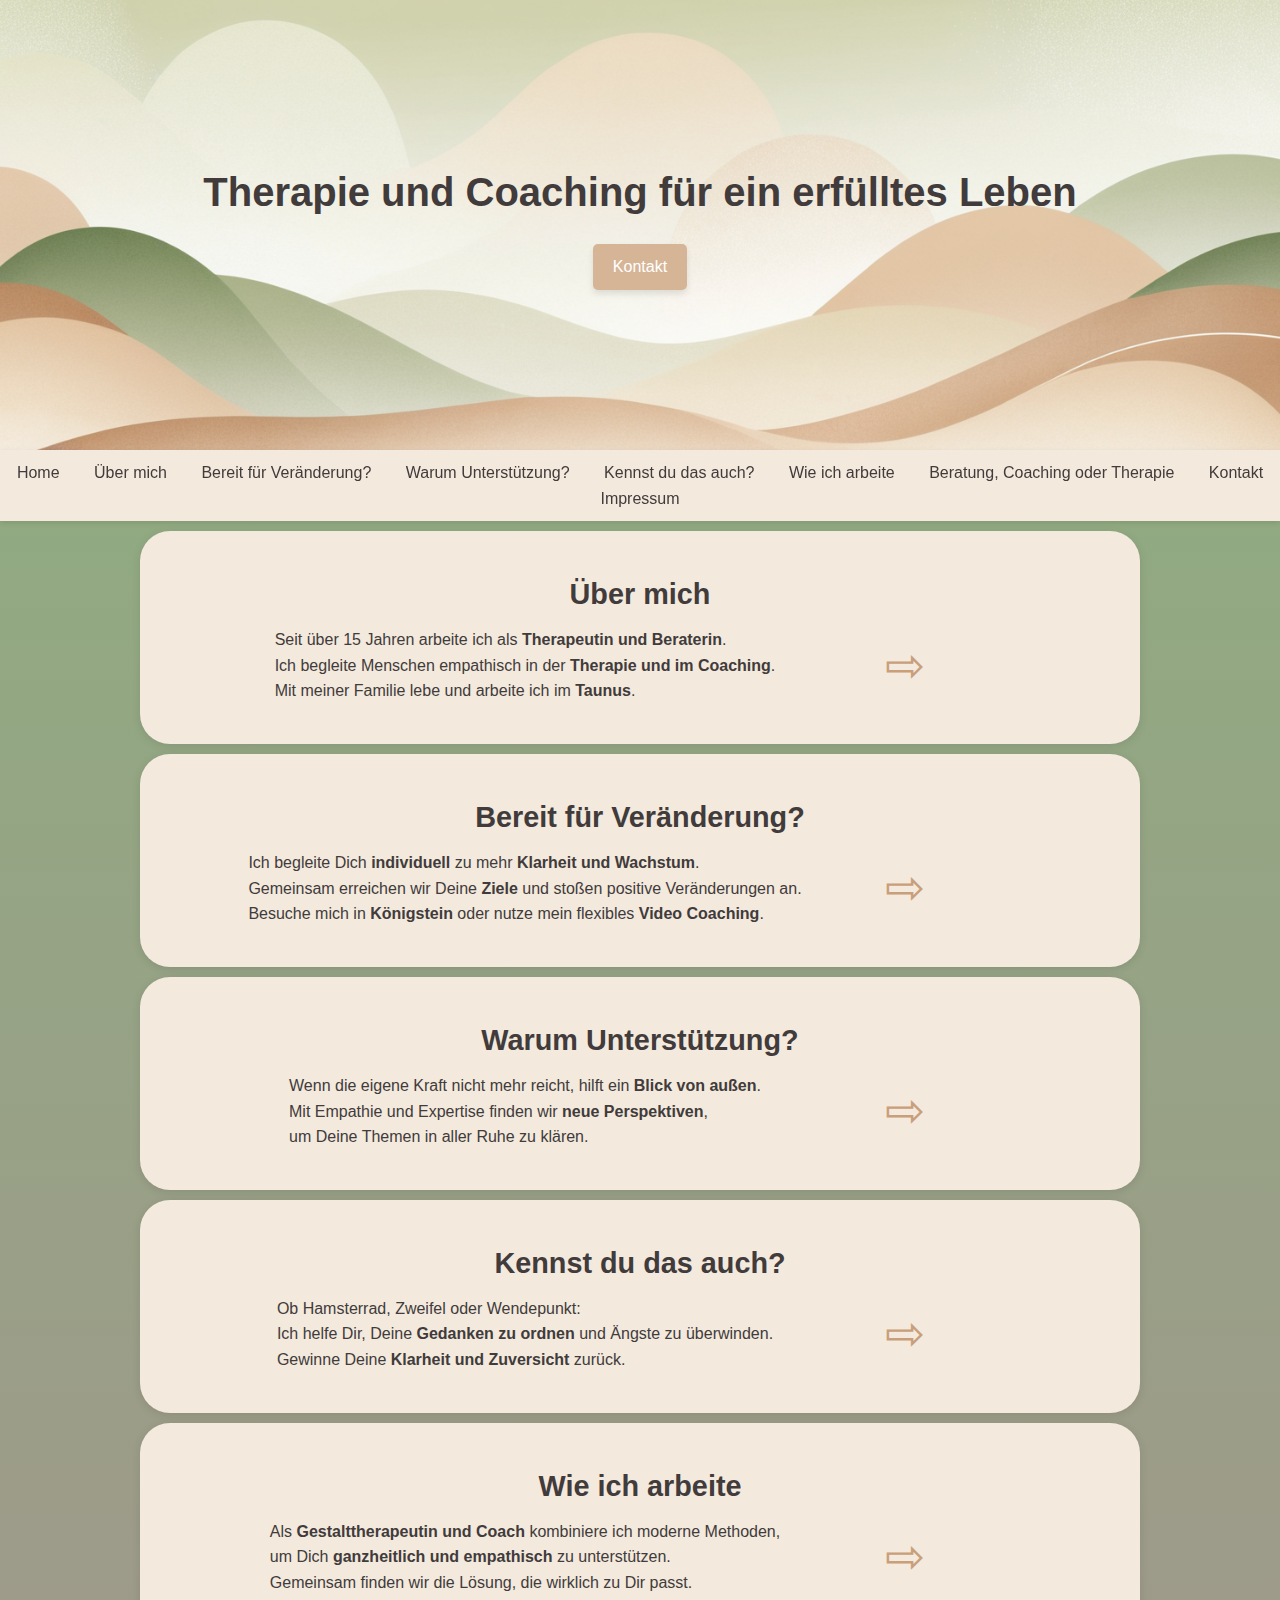
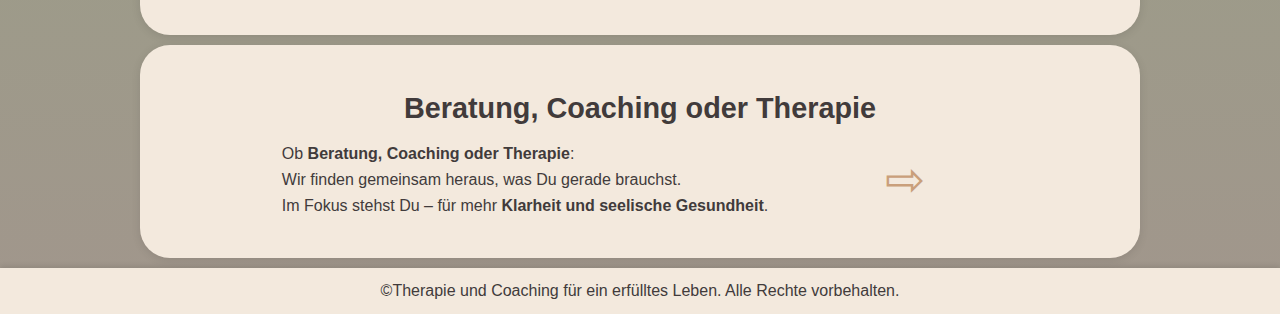
<file: index.html>
<!DOCTYPE html>
<html lang="de">
<head>
    <meta charset="UTF-8">
    <meta name="viewport" content="width=device-width, initial-scale=1.0">
    <link rel="stylesheet" href="./css/index.css">
    <title>Therapie und Coaching für ein erfülltes Leben</title>
</head>
<body>
    <header id="home">
        <div>
            <h1>Therapie und Coaching für ein erfülltes Leben</h1>
            <a href="kontakt.html" id="kontakt">Kontakt</a>
        </div>
    </header>  
    <nav>
        <a href="#home">Home</a>
        <a href="#ueber-mich">Über mich</a>
        <a href="#bereit-fuer-veraenderung">Bereit für Veränderung?</a>
        <a href="#warum-unterstuetzung">Warum Unterstützung?</a>
        <a href="#kennenst-du-das">Kennst du das auch?</a>
        <a href="#wie-ich-arbeite">Wie ich arbeite</a>
        <a href="#beratung-coaching-therapie">Beratung, Coaching oder Therapie</a>
        <a href="kontakt.html">Kontakt</a>
        <a href="impressum.html">Impressum</a>
    </nav>
    <div id="hamburger">
        <span></span>
        <span></span>
        <span></span>
    </div>
    <ul id="menu" class="menu">
        <li><a href="#home">Home</a></li>
        <li><a href="#ueber-mich">Über mich</a></li>
        <li><a href="#bereit-fuer-veraenderung">Bereit für Veränderung?</a></li>
        <li><a href="#warum-unterstuetzung">Warum Unterstützung?</a></li>
        <li><a href="#kennenst-du-das">Kennst du das auch?</a></li>
        <li><a href="#wie-ich-arbeite">Wie ich arbeite</a></li>
        <li><a href="#beratung-coaching-therapie">Beratung, Coaching oder Therapie</a></li>
        <li><a href="kontakt.html">Kontakt</a></li>
        <li><a href="impressum.html">Impressum</a></li>
    </ul>
    <main>
        <section class="section" id="ueber-mich">
            <h2>Über mich</h2>
            <p class="intro">
                <span>
                    Seit über 15 Jahren arbeite ich als <strong>Therapeutin und Beraterin</strong>.<br>
                    Ich begleite Menschen empathisch in der <strong>Therapie und im Coaching</strong>.<br>
                    Mit meiner Familie lebe und arbeite ich im <strong>Taunus</strong>.
                </span>
                <span class="icon">⇨</span>
            </p>
            <div class="containerGrid">
                <div class="content">
                    <p>Hallo, ich bin Lisa Gelburd, Jahrgang 1984, verheiratet und Mutter von zwei Söhnen (*2014 und *2016). Mit meiner Familie lebe ich im schönen Taunus in Kelkheim und genieße es, auch mit meinem Border Collie Sky (*2021) durch die Natur zu spazieren.</p>
                    <p>Schon früh habe ich gemerkt, dass es meine Gabe ist, mich in andere Menschen hineinzuversetzen, zuzuhören und durch gezielte Fragen oder neue Perspektiven Veränderungen anzustoßen. Seit mehr als 15 Jahren arbeite ich therapeutisch und beratend und habe in verschiedensten Bereichen wertvolle Erfahrungen gesammelt:</p>
                    <ul>
                        <li>Stationäre Therapie für Jugendliche und Erwachsene mit Suchtproblemen</li>
                        <li>Einzel-, Paar- und Familientherapie</li>
                        <li>Erziehungsberatung</li>
                        <li>Coaching für Kinder, Jugendliche und Erwachsene</li>
                        <li>Beratung in hochstrittigen Trennungs- und Sorgerechtsfragen</li>
                        <li>Führungskräfte-Coaching</li>
                    </ul>
                </div>
                <img src="./pic/Download.png" alt="Beschreibung des Bildes">
                <div>
                    <p>Ich betrachte jede Situation individuell und lege großen Wert darauf, meine Klienten als Ganzes zu sehen, nicht nur das Problem, das sie mitbringen. Es ist mir wichtig, Dich als Mensch zu verstehen und Dir zur Seite zu stehen – auf Deinem Weg zu mehr Klarheit, Zufriedenheit und persönlichen Wachstum.</p>
                    <p>Meine Praxis befindet sich im Herzen von Königstein im Taunus. Für diejenigen, die nicht vor Ort sein können, biete ich auch Telefon- und Video-Coaching an. Und ja, manchmal darf auch Sky als Co-Trainerin dabei sein – das besprechen wir jedoch vorher.</p>
                </div>
            </div>
        </section>
        <section id="bereit-fuer-veraenderung?" class="section">
            <h2>Bereit für Veränderung?</h2>
            <p class="intro">
                <span>
                    Ich begleite Dich <strong>individuell</strong> zu mehr <strong>Klarheit und Wachstum</strong>.<br>
                    Gemeinsam erreichen wir Deine <strong>Ziele</strong> und stoßen positive Veränderungen an.<br>
                    Besuche mich in <strong>Königstein</strong> oder nutze mein flexibles <strong>Video Coaching</strong>.
                </span>
                <span class="icon">⇨</span>
            </p>
            <div class="container">
                <p>Ich freue mich darauf, Dich kennenzulernen und gemeinsam mit Dir an Deinen Zielen zu arbeiten – sei es in der Therapie, im Coaching oder in einer Beratung. Der erste Schritt zu einer positiven Veränderung ist oft der schwierigste, aber auch der wichtigste.</p>
                <p>Lass uns zusammen herausfinden, wie Du Deine Herausforderungen meistern und Deine Wünsche verwirklichen kannst.</p>
            </div>
        </section>
        <section id="warum-unterstuetzung" class="section">
            <h2>Warum Unterstützung?</h2>
            <p class="intro">
                <span>
                    Wenn die eigene Kraft nicht mehr reicht, hilft ein <strong>Blick von außen</strong>.<br>
                    Mit Empathie und Expertise finden wir <strong>neue Perspektiven</strong>,<br>
                    um Deine Themen in aller Ruhe zu klären.
                </span>
                <span class="icon">⇨</span>
            </p>
            <div class="container">
                <p>Viele Menschen glauben, sie könnten ihre Herausforderungen alleine meistern. Oft ist das auch richtig – aber nicht immer. Vielleicht ist die eigene Kraft aufgebraucht oder die Situation ist zu komplex, um sie alleine zu bewältigen. Wenn Du merkst, dass Du nicht weiterkommst, kann es eine große Erleichterung sein, jemanden zu haben, der Dich versteht und Dir hilft, neue Perspektiven zu finden.</p>
                <p>Denn ein klarer Blick von außen kann oft Wunder wirken. Manchmal reicht es, sich von jemandem begleiten zu lassen, der Dich mit Empathie und Expertise unterstützt.</p>
            </div>
        </section>
        <section id="kennenst-du-das" class="section">
            <h2>Kennst du das auch?</h2>
            <p class="intro">
            <span>
                Ob Hamsterrad, Zweifel oder Wendepunkt:<br>
                Ich helfe Dir, Deine <strong>Gedanken zu ordnen</strong> und Ängste zu überwinden.<br>
                Gewinne Deine <strong>Klarheit und Zuversicht</strong> zurück.
            </span>
            <span class="icon">⇨</span>
            </p>
            <div class="container">
                <p>Dein Leben fühlt sich an wie ein Hamsterrad. Du hast das Gefühl, ständig zu rennen und trotzdem nicht voranzukommen. Es fehlt die Zeit für Dich selbst und für die schönen Dinge im Leben.</p>
                <p>Du bist unzufrieden in Deinem Job. Du fühlst Dich nicht gesehen, nicht wertgeschätzt, aber weißt nicht, wie Du etwas verändern sollst.</p>
                <p>Du stehst an einem Wendepunkt in Deinem Leben – beruflich, familiär oder persönlich. Die Entscheidungen, die jetzt getroffen werden müssen, sind wichtig, aber Du fühlst Dich überfordert und allein.</p>
                <p>Deine Beziehung steckt in einer Krise, und Du weißt nicht, wie Du die Konflikte klären kannst.</p>
                <p>Du träumst von einer eigenen Familie, aber Deine Sorgen und Ängste halten Dich zurück.</p>
                <p>Deine Gedanken kreisen ständig, Du fühlst Dich gelähmt von Zweifeln und Unsicherheiten.</p>
                <p>Ich kann Dir helfen. Durch ein klärendes Gespräch, gezielte Fragen und praktische Lösungsansätze finden wir gemeinsam einen Weg, Deine Gedanken zu ordnen, Deine Ängste zu überwinden und Deine Wünsche zu verwirklichen. Manchmal genügt schon ein gutes Gespräch, um die Weichen für eine positive Veränderung zu stellen.</p>
                <p>Ich unterstütze Dich dabei, Deine Themen in Ruhe zu betrachten und zu klären – damit Du wieder klarer siehst und Deine Entscheidungen mit mehr Zuversicht treffen kannst.</p>
            </div>
        </section>
        <section id="wie-ich-arbeite" class="section">
            <h2>Wie ich arbeite</h2>
            <p class="intro">
                <span>
                    Als <strong>Gestalttherapeutin und Coach</strong> kombiniere ich moderne Methoden,<br>
                    um Dich <strong>ganzheitlich und empathisch</strong> zu unterstützen.<br>
                    Gemeinsam finden wir die Lösung, die wirklich zu Dir passt.
                </span>
                <span class="icon">⇨</span>
            </p>
            <div class="container">
                <p>Ich bin integrative Gestalttherapeutin, systemischer Coach und Wingwave Coach – eine Kombination, die mir ein breites Spektrum an Lösungsansätzen bietet, die ich flexibel an Deine Bedürfnisse anpassen kann.</p>
                <p>Die integrative Gestalttherapie ermöglicht es, mit Dir in den Dialog zu treten, Deine Wahrnehmung zu erweitern und zu erkennen, was Du wirklich brauchst. Als systemische Coach arbeite ich mit Dir an der Veränderung von Denk- und Verhaltensmustern, um Deine Ziele zu erreichen. Mit Wingwave Coaching unterstütze ich Dich, schnelle Veränderungen in belastenden emotionalen Zuständen herbeizuführen.</p>
                <p>Ich glaube an den ganzheitlichen Ansatz: Jede Person ist einzigartig und benötigt individuelle Unterstützung. Gemeinsam finden wir die Lösung, die am besten zu Dir passt – mit Respekt, Empathie und einem klaren Blick für Deine Möglichkeiten.</p>
            </div>
        </section>
        <section id="beratung-coaching-therapie" class="section">
            <h2>Beratung, Coaching oder Therapie</h2>
            <p class="intro">
            <span>
                Ob <strong>Beratung, Coaching oder Therapie</strong>:<br>
                Wir finden gemeinsam heraus, was Du gerade brauchst.<br>
                Im Fokus stehst Du – für mehr <strong>Klarheit und seelische Gesundheit</strong>.
            </span>
                <span class="icon">⇨</span>
            </p>
            <div class="container">
                <p><strong>Beratung:</strong> Wenn Du gerade vor einer wichtigen Entscheidung stehst oder Klarheit über Deine aktuellen Lebensfragen brauchst, ist Beratung eine gute Option. Hier geht es um praxisorientierte Unterstützung, um schnell zu einer Lösung zu kommen.</p>
                <p><strong>Coaching:</strong> Ein langfristiger Prozess zur persönlichen Entwicklung. Hier geht es um Zielsetzung, Veränderung und das Finden neuer Handlungsmöglichkeiten.</p>
                <p><strong>Therapie:</strong> Wenn tiefergehende persönliche Schwierigkeiten wie Ängste, Depressionen oder traumatische Erfahrungen Dein Leben stark beeinflussen, ist Therapie der richtige Weg. Hier arbeiten wir an den Wurzeln Deiner Herausforderungen.</p>
                <p>Es ist nicht notwendig, von Anfang an festzulegen, mit welcher Methode wir arbeiten. Manchmal überschneiden sich die Ansätze, und wir können je nach Bedarf wechseln.</p>
                <p>Viele Menschen haben Vorbehalte, wenn es um Begriffe wie Therapie oder Coaching geht. Ich verstehe das. Das Wort "Therapie" ist oft mit Angst oder Stigmatisierung behaftet. Aber keine Sorge: Es geht nicht darum, als „krank“ oder „schwach“ zu gelten, sondern darum, sich Unterstützung zu holen, wenn man sie braucht. Das tun wir alle – körperlich wie seelisch. Genauso wie wir für unsere körperliche Gesundheit sorgen, ist es auch wichtig, unser inneres Wohlbefinden zu pflegen.</p>
            </div>    
            </section>
    </main>
    <footer>
        <p>©Therapie und Coaching für ein erfülltes Leben. Alle Rechte vorbehalten.</p>
    </footer>
<script>
    document.getElementById('hamburger').addEventListener('click', ()=>{
        const menu = document.getElementById('menu');
        menu.classList.toggle('show');
    });
    const menuLinks = document.querySelectorAll('.menu a');
    menuLinks.forEach((e)=>{
        e.addEventListener('click', ()=>{
            const menu = document.getElementById('menu');
            menu.classList.remove('show');
        });
    });
    document.addEventListener('click', (e)=>{
        const menu = document.getElementById('menu');
        const hamburger = document.getElementById('hamburger');
        if (!menu.contains(e.target) && !hamburger.contains(e.target)) {
            menu.classList.remove('show');
        }
    });
const sections = document.querySelectorAll('.section');
sections.forEach((section) => {
    section.addEventListener('click', () => {
        const container = section.querySelector('.container');
        const containerGrid = section.querySelector('.containerGrid');
        const intro = section.querySelector('.intro');
        if(container) container.classList.toggle('show');
        if(containerGrid) containerGrid.classList.toggle('showGrid');
        if(intro) intro.classList.toggle('notShow');
    });
});
window.addEventListener('hashchange', () => {
    const target = document.querySelector(window.location.hash);
    if (target && target.classList.contains('section')) {
        target.querySelector('.container')?.classList.add('show');
        target.querySelector('.containerGrid')?.classList.add('showGrid');
        target.querySelector('.intro')?.classList.add('notShow');
        setTimeout(() => {
            target.scrollIntoView({ behavior: 'smooth', block: 'start' });
        }, 50); 
    }
});
</script>
</body></html>
</file>
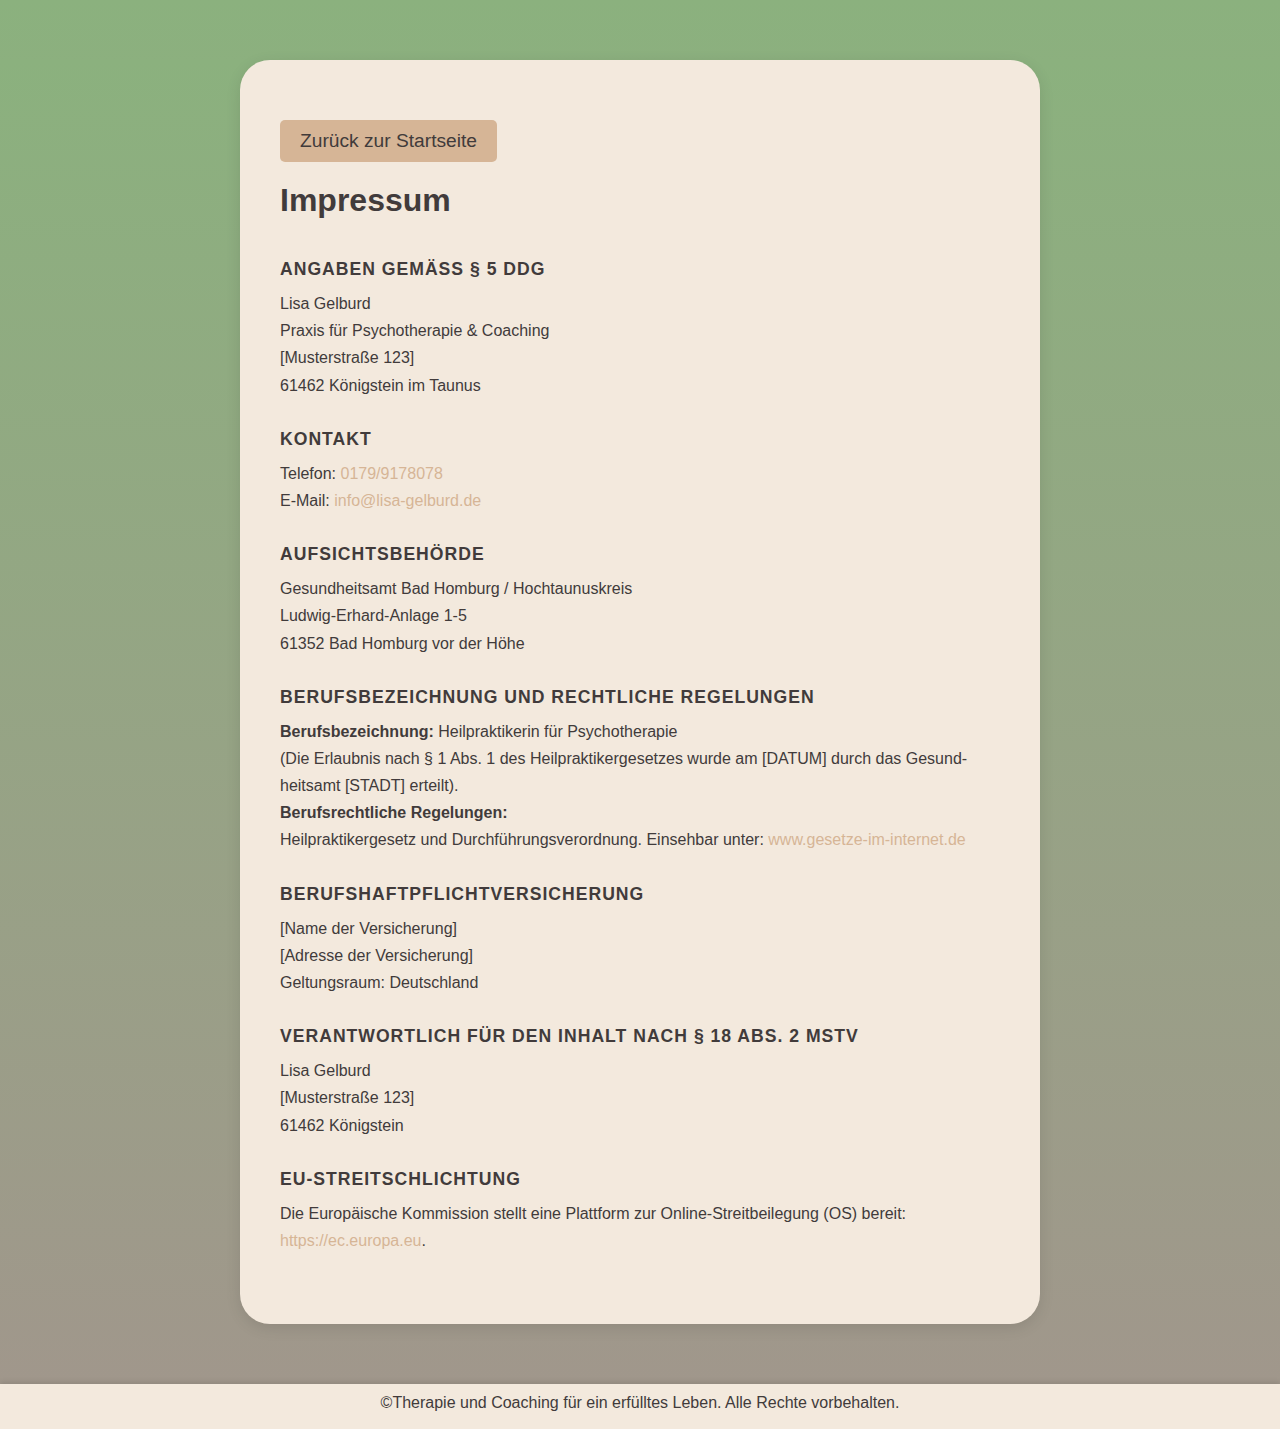
<file: impressum.html>
<!DOCTYPE html>
<html lang="de">
<head>
    <meta charset="UTF-8">
    <meta name="viewport" content="width=device-width, initial-scale=1.0">
    <title>Impressum | Lisa Gelburd</title>
    <link rel="stylesheet" href="./css/impressum.css"> 
</head>
<body>
    <main>
    <button class="back-button" onclick="window.location.href='index.html'">Zurück zur Startseite</button>
        <h1>Impressum</h1>
        <section >
            <h2>Angaben Gemäß § 5 DDG</h2>
            <p>
                Lisa Gelburd<br>
                Praxis für Psychotherapie & Coaching<br>
                [Musterstraße 123]<br>
                61462 Königstein im Taunus
            </p>
        </section>
        <section >
            <h2>Kontakt</h2>
            <p>
                Telefon:<a href="tel:0179/9178078 "> 0179/9178078</a><br>
                E-Mail: <a href="mailto:info@lisa-gelburd.de">info@lisa-gelburd.de</a>
            </p>
        </section>
        <section >
            <h2>Aufsichtsbehörde</h2>
            <p>
                Gesundheitsamt Bad Homburg / Hochtaunuskreis<br>
                Ludwig-Erhard-Anlage 1-5<br>
                61352 Bad Homburg vor der Höhe
            </p>
        </section>
        <section >
            <h2>Berufsbezeichnung und rechtliche Regelungen</h2>
            <p>
                <strong>Berufsbezeichnung:</strong> Heilpraktikerin für Psychotherapie<br>
                (Die Erlaubnis nach § 1 Abs. 1 des Heilpraktikergesetzes wurde am [DATUM] durch das Gesundheitsamt [STADT] erteilt).
            </p>
            <p>
                <strong>Berufsrechtliche Regelungen:</strong><br>
                Heilpraktikergesetz und Durchführungsverordnung. Einsehbar unter: 
                <a href="https://www.gesetze-im-internet.de" target="_blank">www.gesetze-im-internet.de</a>
            </p>
        </section>
        <section >
            <h2>Berufshaftpflichtversicherung</h2>
            <p>
                [Name der Versicherung]<br>
                [Adresse der Versicherung]<br>
                Geltungsraum: Deutschland
            </p>
        </section>
        <section >
            <h2>Verantwortlich für den Inhalt nach § 18 Abs. 2 MStV</h2>
            <p>
                Lisa Gelburd<br>
                [Musterstraße 123]<br>
                61462 Königstein
            </p>
        </section>
        <section >
            <h2>EU-Streitschlichtung</h2>
            <p>Die Europäische Kommission stellt eine Plattform zur Online-Streitbeilegung (OS) bereit: 
            <a href="https://ec.europa.eu" target="_blank" rel="noopener">https://ec.europa.eu</a>.</p>
        </section>
    </main>
    <footer>
        <p>©Therapie und Coaching für ein erfülltes Leben. Alle Rechte vorbehalten.</p>
    </footer>
</body>
</html>
</file>
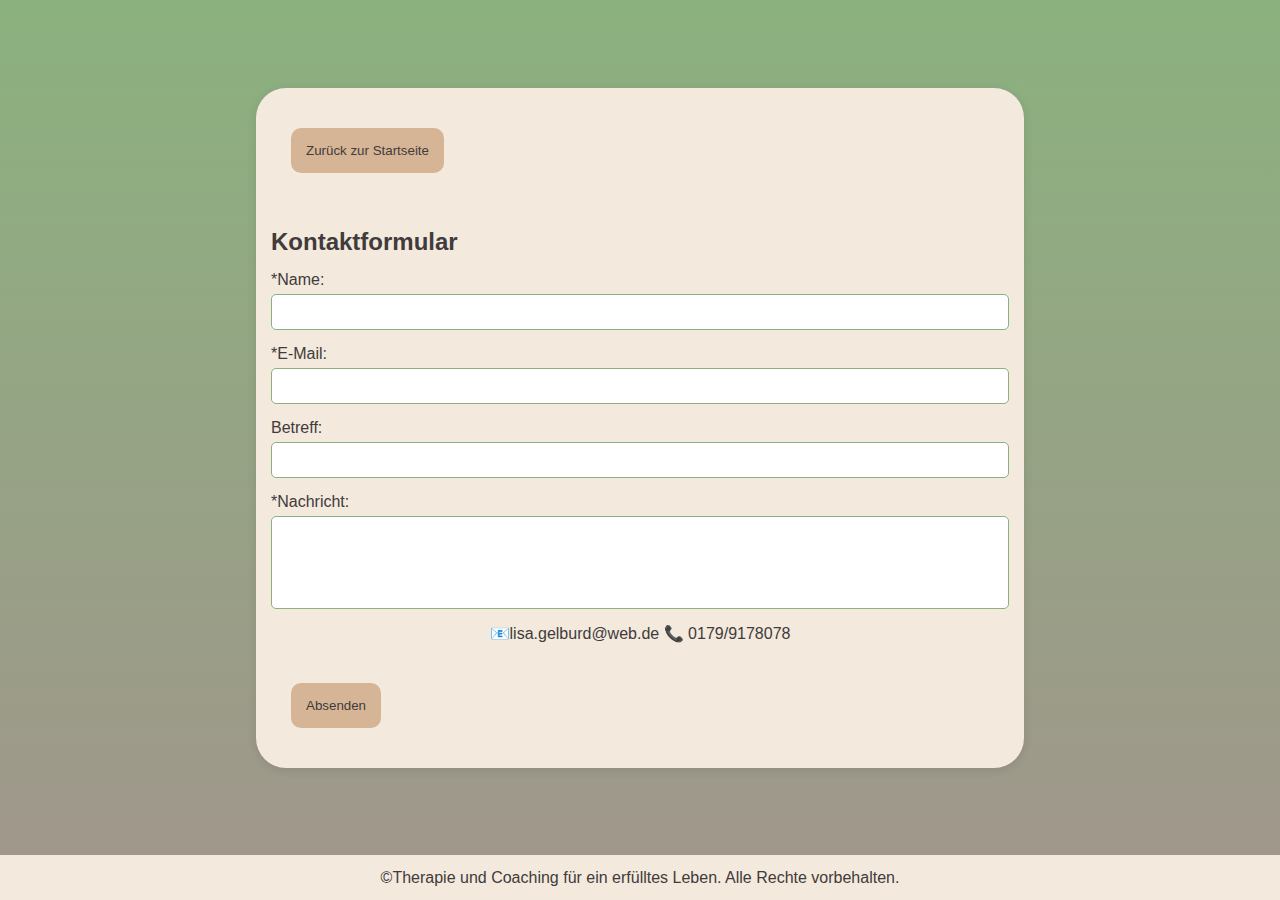
<file: kontakt.html>
<html lang="de">
<head>
    <meta charset="UTF-8">
    <meta name="viewport" content="width=device-width, initial-scale=1.0">
    <link rel="stylesheet" href="./css/kontakt.css">
    <title>Kontakt - Therapie und Coaching für ein erfülltes Leben</title>
</head>
<body>
    <main>
        <section id="contact-form">
            <button class="back-button" onclick="window.location.href='index.html'">Zurück zur Startseite</button>
            <div class="container">
                <h2>Kontaktformular</h2>
                <form action="process_form.php" method="post">
                    <div class="form-group">
                        <label for="name">*Name:</label>
                        <input type="text" id="name" name="name" required="">
                    </div>
                    <div class="form-group">
                        <label for="email">*E-Mail:</label>
                        <input type="email" id="email" name="email" required="">
                    </div>
                    <div class="form-group">
                        <label for="subject">Betreff:</label>
                        <input type="text" id="subject" name="subject">
                    </div>
                    <div class="form-group">
                        <label for="message">*Nachricht:</label>
                        <textarea id="message" name="message" rows="5" required=""></textarea>
                    </div>
                    <div id="emailTel">
                        <a href="mailto:lisa.gelburd@web.de">📧lisa.gelburd@web.de</a>
                        <a href="tel:0179/9178078 ">📞 0179/9178078</a>
                    </div>
                    <button type="submit">Absenden</button>
                </form>
            </div>
        </section>
    </main>
    <footer>
        <p>©Therapie und Coaching für ein erfülltes Leben. Alle Rechte vorbehalten.</p>
    </footer>
</body>
</html>
</file>
<file: css/index.css>
/* #region color*/
:root{
    --theme: rgb(201 204 177);
    --text: rgb(65 59 59);
    --arrow: rgb(201 159 123);
    --gradientTop: rgb(139 177 126);
    --gradientbottom: rgb(161 150 140);
    --border: rgb(139 177 126);
    --boxShadow: rgba(0, 0, 0, 0.1);
    --button: rgb(214 181 150);
    --hover:  rgb(201 159 123);
    --hamburger: rgb(139 177 126);
    --hamburgerBgnd:rgba(255, 255, 255, 0.9);
    --headerBgnd: rgb(243 233 221);
    --sectionBgnd: rgb(243 233 221);
    --footerBgnd: rgb(243 233 221);
}
/* #endregion color*/
/* #region debug*/
*{
    color: rgba(255, 255, 255, 0);
    /* outline: 1px solid red !important; */
}
/* #endregion debug*/
/* #region all default*/
*{
    padding: 0;
    margin: 0;
    box-sizing: border-box;
    scroll-behavior: smooth;
    color: var(--text);
    user-select: none;
    -webkit-tap-highlight-color: transparent; 
}
/* #endregion all default*/
/* #region body html h* */
html, body {
    overflow-x: clip;
}
body {
    font-family: Arial, sans-serif;
    line-height: 1.6;
    background: linear-gradient(to bottom, var(--gradientTop), var(--gradientbottom));
    height: 100%;    
}
h1, h2, h3, h4, h5, h6, section h1{
    overflow-wrap: normal;
    word-break: normal;
}
/* #endregion*/
/* #region header */
header {
    width: 100%;
    min-height: 50vh;
    display: flex;
    align-items: center;
    justify-content: center;
    text-align: center;
    position: relative;
    flex-direction: column;
    background-image: url('../pic/header-background.jpg');
    background-size: 110% 110%;
    background-position: center;
    text-align: center;
    background-repeat: no-repeat;
}
header h1 {
    z-index: 2;
    font-size: 2.5em;
}
header a {
    z-index: 2;
    background: var(--headerBgnd);
    text-decoration: none;
    border-radius: 5px;
}
/* #endregion header */
/* #region nav */
nav {
    width: 100%;
    position: sticky;
    top: 0;
    background: var(--headerBgnd);
    box-shadow: 0 2px 5px var(--boxShadow);
    padding: 10px 0;
    text-align: center;
    width: 100%;
    z-index: 10;
}
nav a {
    text-decoration: none;
    margin: 0 15px;
    white-space: nowrap;
}
nav a:hover {
    color: var(--hover);
}
/* #endregion nav */
/* #region section */
section {
    max-width: 1000px;
    margin: 0 auto;
    background: var(--sectionBgnd);
    border-radius: 30px;
    margin: 10px auto;
    width: calc(100% - 30px);
    box-shadow: 0 2px 10px var(--boxShadow);
    padding: 40px;
    cursor: pointer;
    scroll-margin-top: 55px;
}
section h2 {
    text-align: center;
    font-size: 1.8em;
    margin-bottom: 10px;
}
.intro {
    display: grid;
    grid-template-columns: 3fr 1fr; 
    align-items: center;
}
.intro span{
    margin: auto;
}
.intro .icon {
    font-size: 3rem;
    color: var(--arrow);
    margin-left: 15px;
    line-height: 0;
}

.container, .containerGrid{
    display: none;
}
.notShow{
    display: none;
}
.showGrid{
    display: grid;
}
.show{
    display: block;
}
.containerGrid {
    grid-template-columns: 1fr 350px;
    grid-template-areas: 
        "oben-links bild-rechts"
        "unten-breit unten-breit";
    align-items: center;
    padding: 40px;
    
}
.containerGrid .content{
    grid-area: oben-links;
}
.containerGrid ul{
    margin-left: 16px;
}
.containerGrid img{ 
    grid-area: bild-rechts; 
    width: 60%; 
    height: auto; 
    border-radius: 12px;
    justify-self: center;
}
.containerGrid > div:last-of-type{
    grid-area: unten-breit;
}
/* #endregion section */
/* #region footer */
footer {
    text-align: center;
    background: var(--footerBgnd);
    box-shadow: 0 -2px 5px var(--boxShadow);
    padding: 10px;
    height: 45px;
    min-height: fit-content;
}
/* #endregion footer */
/* #region hamburger */
#hamburger {
    display: none;
}
#hamburger span {
    background: var(--hamburger);
    height: 3px;
    width: 25px;
    border-radius: 2px;
}
/* #endregion hamburger */
/* #region menu */
#menu {
    display: none;
    list-style: none;
    padding: 10px;
    flex-direction: column;
    position: fixed;
    max-width: 200px;
    width: 50%;
    min-width: min-content;
    height: 100%;
    background-color: var(--theme);
    box-shadow: 0 2px 10px var(--boxShadow);
    z-index: 2;
    flex-wrap: wrap;
    justify-content: center;
}
#menu li{
    margin: 5px;
}
#menu.show {
    display: flex;
    text-align: center;
}
#menu a {
    text-decoration: none;
    color: black;
    padding: 10px;
    font-size: 1em;
    display: block;
}
/* #endregion menu */
/* #region kontakt button */
#kontakt {
    display: inline-block;
    margin-top: 20px;
    background: var(--button);
    color: white;
    padding: 10px 20px;
    text-decoration: none;
    font-size: 1em;
    border-radius: 5px;
    box-shadow: 0 4px 6px var(--boxShadow);
    transition: all 0.3s ease;
}
#kontakt:hover {
    background: var(--hover);
}
/* #endregion kontact */
/* #region media */
@media (max-width: 1000px) {
    header div {
        position: relative;
        z-index: 2;
        text-align: center;
    }
    #hamburger {
        position: fixed;
        top: 5px;
        left: 0px;
        padding: 8px;
    }
    #menu {
        top: 0;
    }
    #menu a {
        font-size: 1.2em;
    }
    nav {
        display: none;
    }
    #hamburger {
        cursor: pointer;
        display: flex;
        flex-direction: column;
        gap: 5px;
        width: auto;
        padding: 10px;
        position: fixed;
        top: 10px;
        left: 10px;
        z-index: 1000;
        background: var(--hamburgerBgnd);
        box-shadow: 0 2px 5px rgba(0, 0, 0, 0.1);
        border-radius: 50%;
        border: 1px solid var(--hamburger);
    }
    section {
        scroll-margin-top: 10px;
    }
    .containerGrid {
        padding: 5px;
        grid-template-columns: 1fr;
        grid-template-areas:    "bild-rechts"
                                "oben-links"
                                "unten-breit";
        gap: 20px;
    }
    .containerGrid img {
        max-width: 300px;
        width: 100%;
        justify-self: center;
        margin-bottom: 10px;
    }
    section h2 {
        font-size: 1.35em;
    }
    .intro {
        grid-template-columns: 1fr;
        gap: 10px;
    }
    .intro .icon {
        display: inline-block;
        font-size: 3rem;
        margin-left: auto;
        line-height: 1;
        transform: rotate(90deg);
        transform-origin: center;
    }
}
/* #endregion media */
</file>
<file: css/impressum.css>
:root{
    --text: rgb(65 59 59);
    --gradientTop: rgb(139 177 126);
    --gradientbottom: rgb(161 150 140);
    --boxShadow: rgba(0, 0, 0, 0.1);
    --button: rgb(214 181 150);
    --hover:  rgb(201 159 123);
    --sectionBgnd: rgb(243 233 221);
    --footerBgnd: rgb(243 233 221);
}
*{
    padding: 0;
    margin: 0;
    color: var(--text);
    box-sizing: border-box;
    overflow-wrap: break-word; 
    hyphens: auto; 
}
html, body {
    margin: 0;
    padding: 0;
    overflow-x: clip; 
    font-family: 'Segoe UI', Tahoma, Geneva, Verdana, sans-serif;
    background: linear-gradient(to bottom, var(--gradientTop), var(--gradientbottom));
}
main{
    max-width: 800px;
    margin: 60px auto;
    padding: 40px;
    background-color: var(--sectionBgnd);
    border-radius: 30px;
    box-shadow: 0 4px 15px var(--boxShadow);
    width: calc(100% - 30px);
}
h1{
    margin-bottom: 40px;
    font-size: 2rem;
}
section{
    margin-bottom: 30px;
}
section h2{
    font-size: 1.1rem;
    margin-bottom: 10px;
    text-transform: uppercase;
    letter-spacing: 1px;
}
section p{
    line-height: 1.7;
    margin: 0;
}
section a{
    color: var(--button);
    text-decoration: none;
    border-bottom: 1px solid transparent;
}
section a:hover{
    color: var(--hover);
    text-decoration: underline;
}

footer{
    text-align: center;
    padding: 10px;
    height: 45px;
    min-height: fit-content;
    background: var(--footerBgnd);
    box-shadow: 0 -2px 5px var(--boxShadow);
}
button{
    background-color: var(--button);
    padding: 10px 20px;
    font-size: 1.2em;
    border: none;
    border-radius: 5px;
    cursor: pointer;
    text-align: center;
    display: inline-block;
    margin: 20px 0;
}
button:hover{
    background-color: var(--hover);
}
@media (max-width: 768px) {
    .legal-container {
        margin: 20px;
        padding: 20px;
    }
    h1 {
        font-size: 1.5rem;
    }
}
</file>
<file: css/kontakt.css>
:root{
    --theme: rgb(201 204 177);
    --text: rgb(65 59 59);
    --gradientTop: rgb(139 177 126);
    --gradientbottom: rgb(161 150 140);
    --border: rgb(139 177 126);
    --boxShadow: rgba(0, 0, 0, 0.1);
    --button: rgb(214 181 150);
    --hover:  rgb(201 159 123);
    --sectionBgnd: rgb(243 233 221);
    --footerBgnd: rgb(243 233 221);
}
*{
    padding: 0;
    margin: 0;
    color: var(--text);
    box-sizing: border-box;
}
body{
    scroll-behavior: smooth;
    position: relative;
    height: 100%;
    width: 100%;
    align-content: center;
    height: 100%;
    font-family: Arial, sans-serif;
    background: linear-gradient(to bottom, var(--gradientTop), var(--gradientbottom));
}
main{
    position: absolute;
    justify-items: center;
    align-content: center;
    top: 0;
    width: 100%;
    height: calc(100% - 45px);
    overflow-y: auto;
}
footer {
    text-align: center;
    background: var(--footerBgnd);
    bottom: 0;
    width: 100%;
    height: 45px;
    padding: 10px;
    min-height: fit-content;
    position: fixed;
    align-content: center;
}
a:hover {
    text-decoration: underline;
}
#contact-form {
    max-width: 768px;
    width: 90%;
    background: var(--footerBgnd);
    border-radius: 30px;
    box-shadow: 0 2px 10px var(--boxShadow);
    height: fit-content;
}
#emailTel{
    text-align: center;
}
#emailTel a{
    text-decoration: none;
}
.form-group , h2{
    margin: 15px;
}
label {
    display: block;
    margin-bottom: 5px;
}
input, textarea{
    max-width: 768px;
    width: 100%;
    padding: 8px;
    border: 1px solid var(--border);
    border-radius: 5px;
    font-size: 1em;
}
textarea {
    resize: none;
}
button {
    background-color: var(--button);
    border: none;
    padding: 15px;
    border-radius: 10px;
    cursor: pointer;
    margin: 40px 35px;
}
button:hover {
    background-color: var(--hover);
}
</file>
